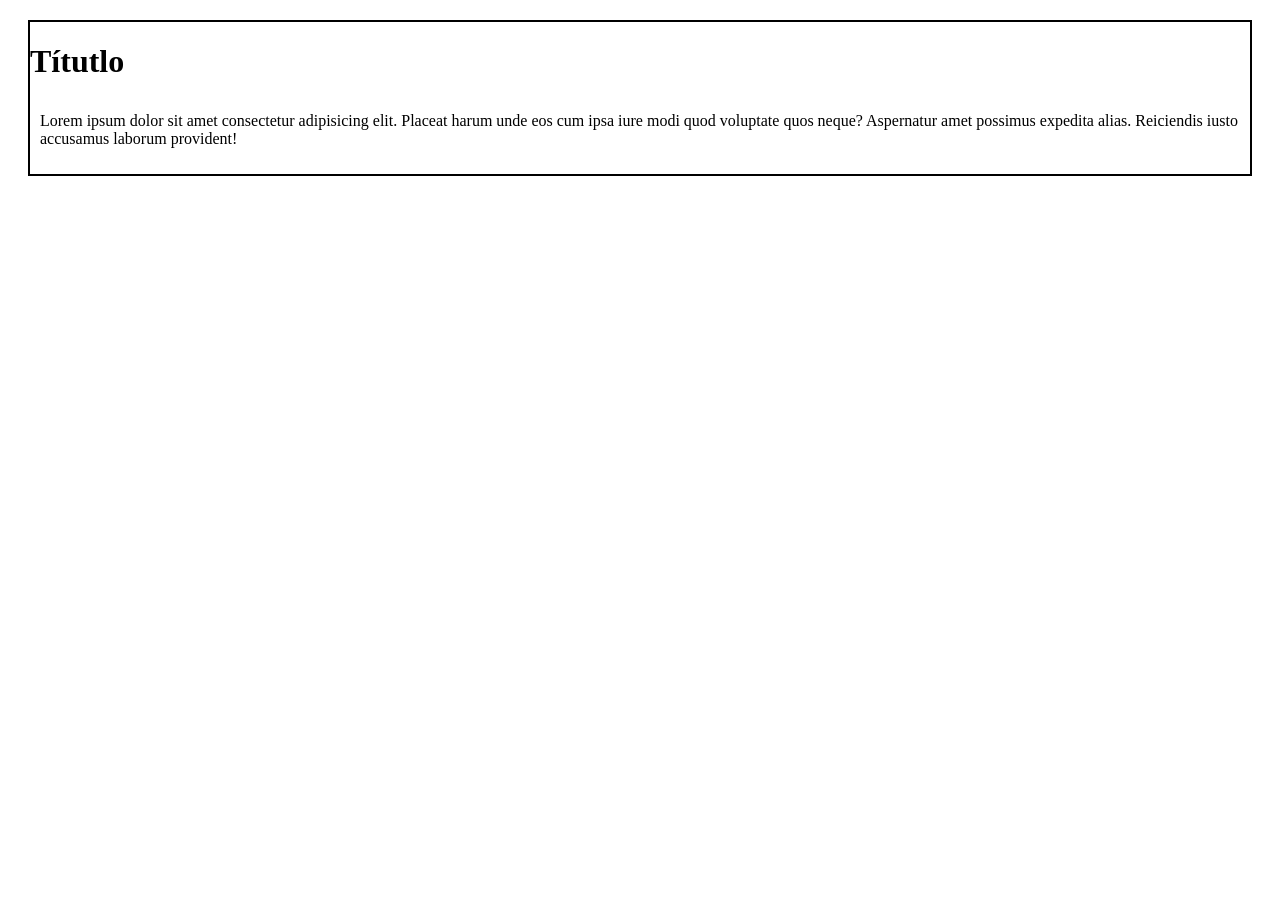
<file: css/bordas_margens/index.html>
<!DOCTYPE html>
<html lang="en">

<head>
	<meta charset="UTF-8">
	<meta name="viewport" content="width=device-width, initial-scale=1.0">
	<title>Bordas de Margens</title>

	<style>
		div {
			margin: 20px;
			border: 2px solid black;
		}

		div p {
			padding: 10px;
		}
	</style>
</head>

<body>
	<div>
		<h1>Títutlo</h1>

		<p>
			Lorem ipsum dolor sit amet consectetur adipisicing elit. Placeat harum unde eos cum ipsa iure modi quod
			voluptate quos neque? Aspernatur amet possimus expedita alias. Reiciendis iusto accusamus laborum provident!
		</p>
	</div>
</body>

</html>
</file>
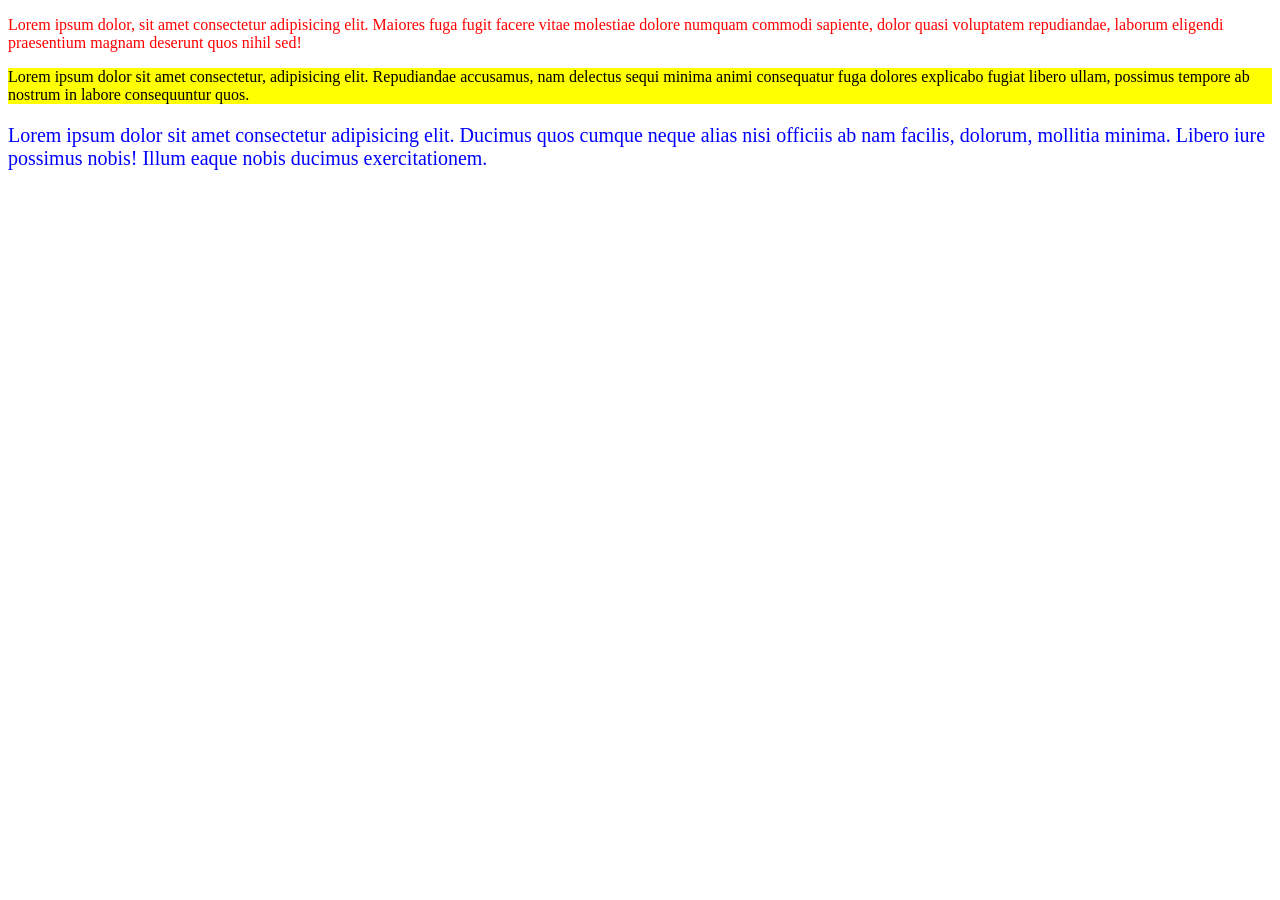
<file: css/estilizacao_textos/index.html>
<!DOCTYPE html>
<html lang="pt">

<head>
	<meta charset="UTF-8">
	<meta name="viewport" content="width=device-width, initial-scale=1.0">
	<title>Estilização de Textos</title>
</head>

<body>
	<p style="color: red;">
		Lorem ipsum dolor, sit amet consectetur adipisicing elit. Maiores fuga fugit facere vitae molestiae dolore
		numquam commodi sapiente, dolor quasi voluptatem repudiandae, laborum eligendi praesentium magnam deserunt quos
		nihil sed!
	</p>

	<p style="background-color: yellow;">
		Lorem ipsum dolor sit amet consectetur, adipisicing elit. Repudiandae accusamus, nam delectus sequi minima animi
		consequatur fuga dolores explicabo fugiat libero ullam, possimus tempore ab nostrum in labore consequuntur quos.
	</p>

	<p style="font-size: 20px; color: blue;">
		Lorem ipsum dolor sit amet consectetur adipisicing elit. Ducimus quos cumque neque alias nisi officiis ab nam
		facilis, dolorum, mollitia minima. Libero iure possimus nobis! Illum eaque nobis ducimus exercitationem.
	</p>
</body>

</html>
</file>
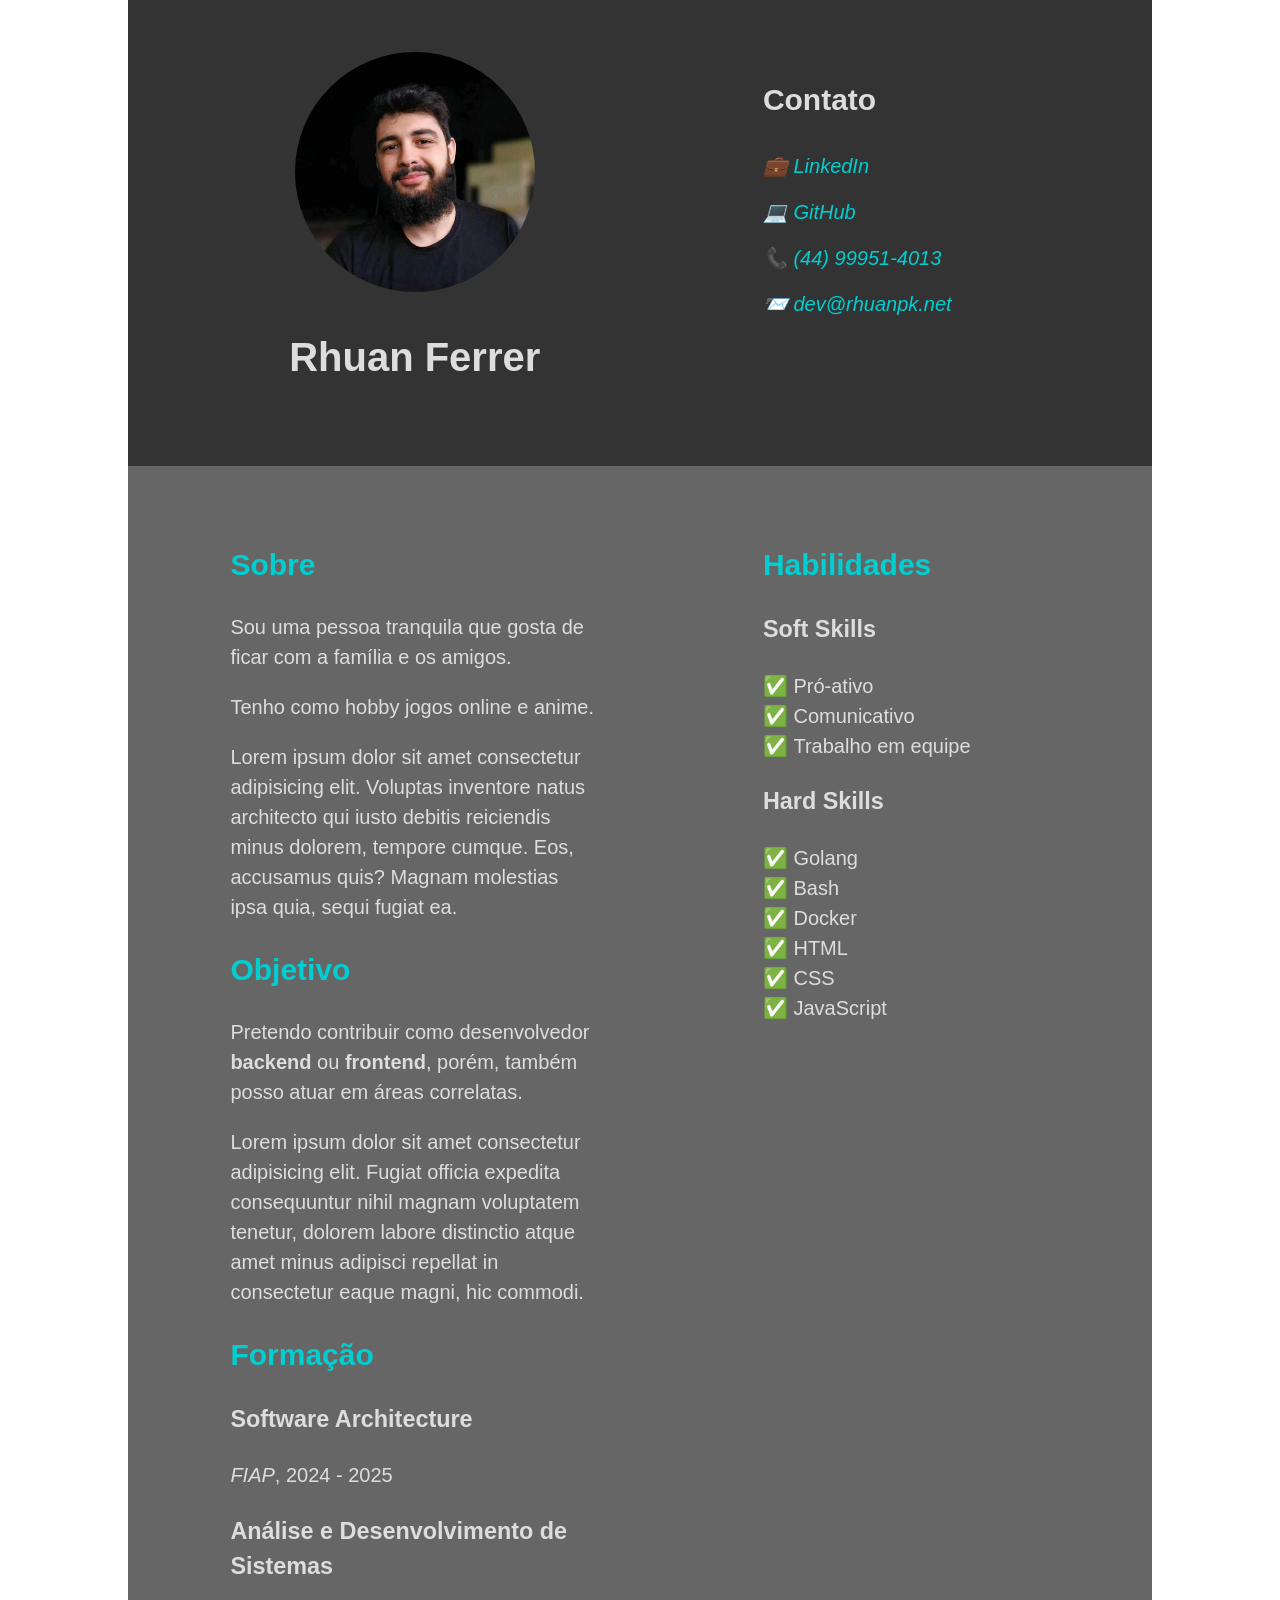
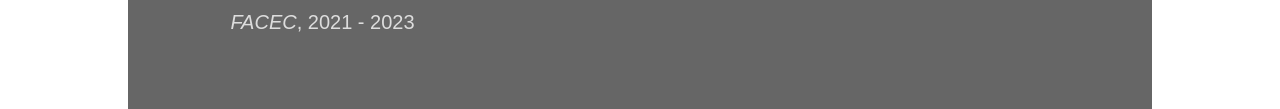
<file: dev/curriculo/index.html>
<!DOCTYPE html>
<html lang="pt">

<head>
	<meta charset="UTF-8">
	<meta name="viewport" content="width=device-width, initial-scale=1.0">
	<title>Rhuan Ferrer | Currículo</title>

	<link rel="stylesheet" href="css/style.css">
	<link rel="stylesheet" href="css/hero.css">
	<link rel="stylesheet" href="css/content.css">
</head>

<body>
	<!-- hero -->
	<header class="hero layout-container">
		<div class="hero__content layout-left">
			<img class="hero__img" src="assets/images/profile.png" alt="Rhuan Ferrer">
			<h1>Rhuan Ferrer</h1>
		</div>

		<!-- contact -->
		<section class="hero__contact layout-right">
			<h2>Contato</h2>
			<address>
				<ul>
					<li>&#128188; <a href="https://linkedin.com/in/rhuanpk" target="_blank">LinkedIn</a></li>
					<li>&#128187; <a href="https://github.com/rhuanpk" target="_blank">GitHub</a></li>
					<li>&#128222; <a href="tel:+5544999514013">(44) 99951-4013</a></li>
					<li>&#128232; <a href="mailto:dev@rhuanpk.net">dev@rhuanpk.net</a></li>
				</ul>
			</address>
		</section>
	</header>

	<!-- content -->
	<main class="layout-container">
		<div class="layout-left">
			<!-- about -->
			<section>
				<h2 class="content__subtitle">Sobre</h2>
				<p>Sou uma pessoa tranquila que gosta de ficar com a família e os amigos.</p>
				<p>Tenho como <span lang="en">hobby</span> jogos <span lang="en">online</span> e anime.</p>
				<p>
					Lorem ipsum dolor sit amet consectetur adipisicing elit. Voluptas inventore natus architecto qui
					iusto debitis reiciendis minus dolorem, tempore cumque. Eos, accusamus quis? Magnam molestias ipsa
					quia, sequi fugiat ea.
				</p>
			</section>

			<!-- objective -->
			<section>
				<h2 class="content__subtitle">Objetivo</h2>
				<p>
					Pretendo contribuir como desenvolvedor <strong>backend</strong> ou <strong>frontend</strong>, porém,
					também posso atuar em áreas correlatas.
				</p>
				<p>
					Lorem ipsum dolor sit amet consectetur adipisicing elit. Fugiat officia expedita consequuntur nihil
					magnam voluptatem tenetur, dolorem labore distinctio atque amet minus adipisci repellat in
					consectetur eaque magni, hic commodi.
				</p>
			</section>

			<!-- education -->
			<section>
				<h2 class="content__subtitle">Formação</h2>

				<h3 lang="en">Software Architecture</h3>
				<p><em>FIAP</em>, 2024 - 2025</p>

				<h3>Análise e Desenvolvimento de Sistemas</h3>
				<p><em>FACEC</em>, 2021 - 2023</p>
			</section>
		</div>

		<!-- skills -->
		<section class="layout-right">
			<h2 class="content__subtitle">Habilidades</h2>

			<h3 lang="en">Soft Skills</h3>
			<ul class="content__skills-list">
				<li>Pró-ativo</li>
				<li>Comunicativo</li>
				<li>Trabalho em equipe</li>
			</ul>

			<h3 lang="en">Hard Skills</h3>
			<ul class="content__skills-list">
				<li>Golang</li>
				<li>Bash</li>
				<li>Docker</li>
				<li>HTML</li>
				<li>CSS</li>
				<li>JavaScript</li>
			</ul>
		</section>
	</main>
</body>

</html>
</file>
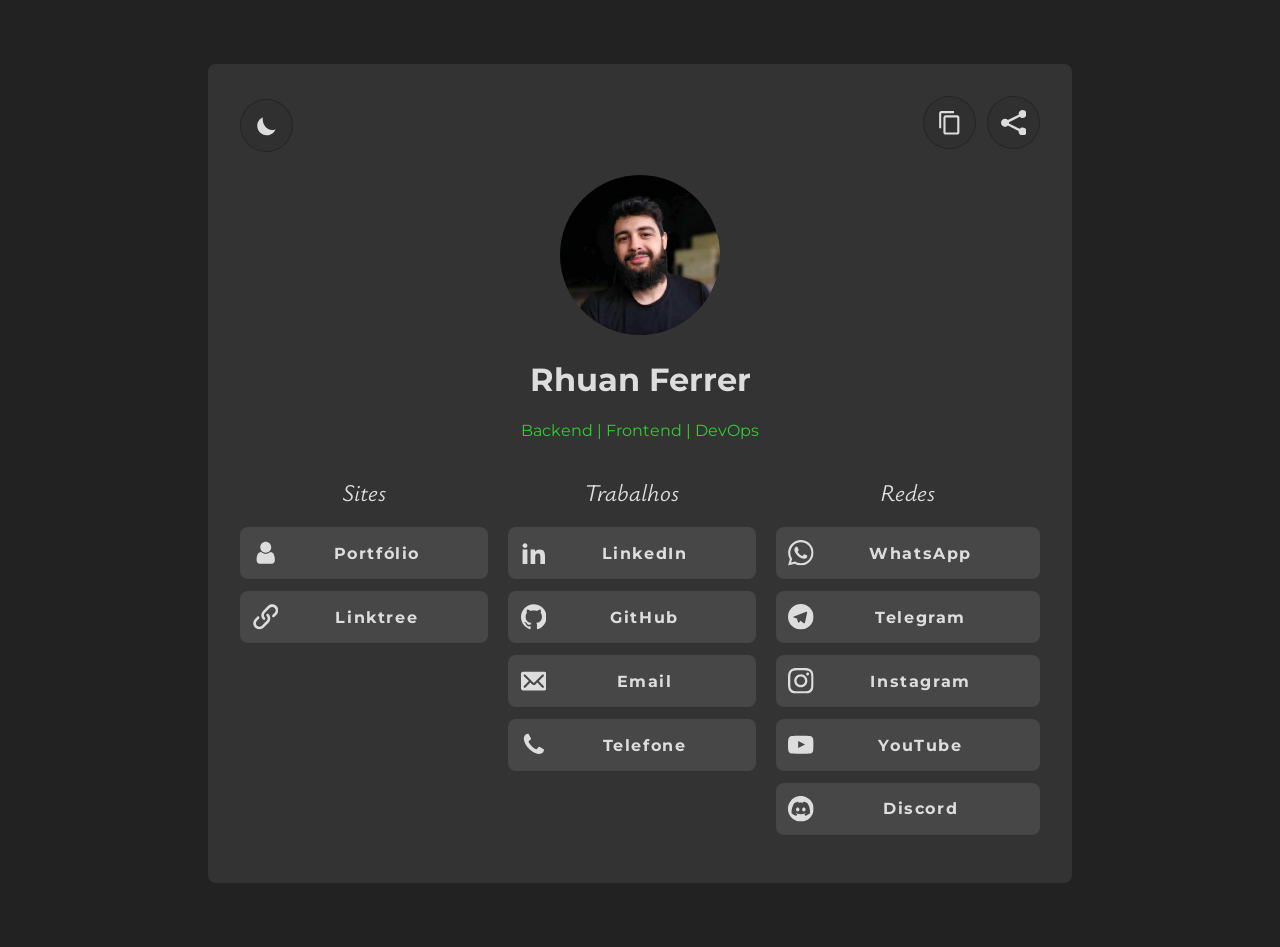
<file: dev/links_sociais/index.html>
<!DOCTYPE html>
<html lang="pt">

<head>
	<meta charset="UTF-8">
	<meta name="viewport" content="width=device-width, initial-scale=1.0">

	<link rel="icon" href="assets/icons/favicon.ico" type="image/x-icon">
	<title>Rhuan Ferrer | Social Links</title>

	<link rel="stylesheet" href="css/style.css">
	<link rel="stylesheet" href="css/header.css">
	<link rel="stylesheet" href="css/content.css">
	<link rel="stylesheet" href="assets/icons/style.css">

	<script src="js/script.js" defer></script>
</head>

<body class="dark">
	<main>
		<header>
			<div class="header__btns">
				<button id="btn-theme">
					<svg class="icon">
						<use xlink:href="assets/icons/icons.svg#moon"></use>
					</svg>
				</button>
				<div>
					<button>
						<svg class="icon">
							<use xlink:href="assets/icons/icons.svg#copy"></use>
						</svg>
					</button>
					<button>
						<svg class="icon">
							<use xlink:href="assets/icons/icons.svg#share"></use>
						</svg>
					</button>
				</div>
			</div>
			<img class="header__img" src="assets/images/profile.png" alt="Rhuan Ferrer">
			<h1>Rhuan Ferrer</h1>
			<p class="header__desc">
				<span lang="en">Backend</span> | <span lang="en">Frontend</span> | <span lang="en"></span>DevOps
			</p>
		</header>

		<article class="content">
			<section>
				<h2 class="content__sub">Sites</h2>
				<ul class="content__list">
					<li>
						<a class="content__link" href="https://www.rhuanpk.net" target="_blank"
							rel="noopener noreferrer">
							<svg class="icon">
								<use xlink:href="assets/icons/sites.svg#user"></use>
							</svg>
							<span class="content__text">Portfólio</span>
						</a>
					</li>
					<li>
						<a class="content__link" href="https://linktr.ee/rhuanpk" target="_blank"
							rel="noopener noreferrer">
							<svg class="icon">
								<use xlink:href="assets/icons/sites.svg#link"></use>
							</svg>
							<span class="content__text">Linktree</span>
						</a>
					</li>
				</ul>
			</section>

			<section>
				<h2 class="content__sub">Trabalhos</h2>
				<ul class="content__list">
					<li>
						<a class="content__link" href="https://www.linkedin.com/in/rhuanpk" target="_blank"
							rel="noopener noreferrer">
							<svg class="icon">
								<use xlink:href="assets/icons/trabalhos.svg#linkedin"></use>
							</svg>
							<span class="content__text">LinkedIn</span>
						</a>
					</li>
					<li>
						<a class="content__link" href="https://github.com/rhuanpk" target="_blank"
							rel="noopener noreferrer">
							<svg class="icon">
								<use xlink:href="assets/icons/trabalhos.svg#github"></use>
							</svg>
							<span class="content__text">GitHub</span>
						</a>
					</li>
					<li>
						<a class="content__link" href="mailto:me@rhuanpk.net">
							<svg class="icon">
								<use xlink:href="assets/icons/trabalhos.svg#email"></use>
							</svg>
							<span class="content__text">Email</span>
						</a>
					</li>
					<li>
						<a class="content__link" href="tel:+5544999514013">
							<svg class="icon">
								<use xlink:href="assets/icons/trabalhos.svg#phone"></use>
							</svg>
							<span class="content__text">Telefone</span>
						</a>
					</li>
				</ul>
			</section>

			<section>
				<h2 class="content__sub">Redes</h2>
				<ul class="content__list">
					<li>
						<a class="content__link" href="https://wa.me/5544999514013" target="_blank"
							rel="noopener noreferrer">
							<svg class="icon">
								<use xlink:href="assets/icons/redes.svg#whatsapp"></use>
							</svg>
							<span class="content__text">WhatsApp</span>
						</a>
					</li>
					<li>
						<a class="content__link" href="https://t.me/rhuanpk" target="_blank" rel="noopener noreferrer">
							<svg class="icon">
								<use xlink:href="assets/icons/redes.svg#telegram"></use>
							</svg>
							<span class="content__text">Telegram</span>
						</a>
					</li>
					<li>
						<a class="content__link" href="https://www.instagram.com/rhuanpk" target="_blank"
							rel="noopener noreferrer">
							<svg class="icon">
								<use xlink:href="assets/icons/redes.svg#instagram"></use>
							</svg>
							<span class="content__text">Instagram</span>
						</a>
					</li>
					<li>
						<a class="content__link" href="https://www.youtube.com/@rhuanpk" target="_blank"
							rel="noopener noreferrer">
							<svg class="icon">
								<use xlink:href="assets/icons/redes.svg#youtube"></use>
							</svg>
							<span class="content__text">YouTube</span>
						</a>
					</li>
					<li>
						<a class="content__link" href="https://discordapp.com/users/453780603540733952" target="_blank"
							rel="noopener noreferrer">
							<svg class="icon">
								<use xlink:href="assets/icons/redes.svg#discord"></use>
							</svg>
							<span class="content__text">Discord</span>
						</a>
					</li>
				</ul>
			</section>
		</article>
	</main>
</body>

</html>
</file>
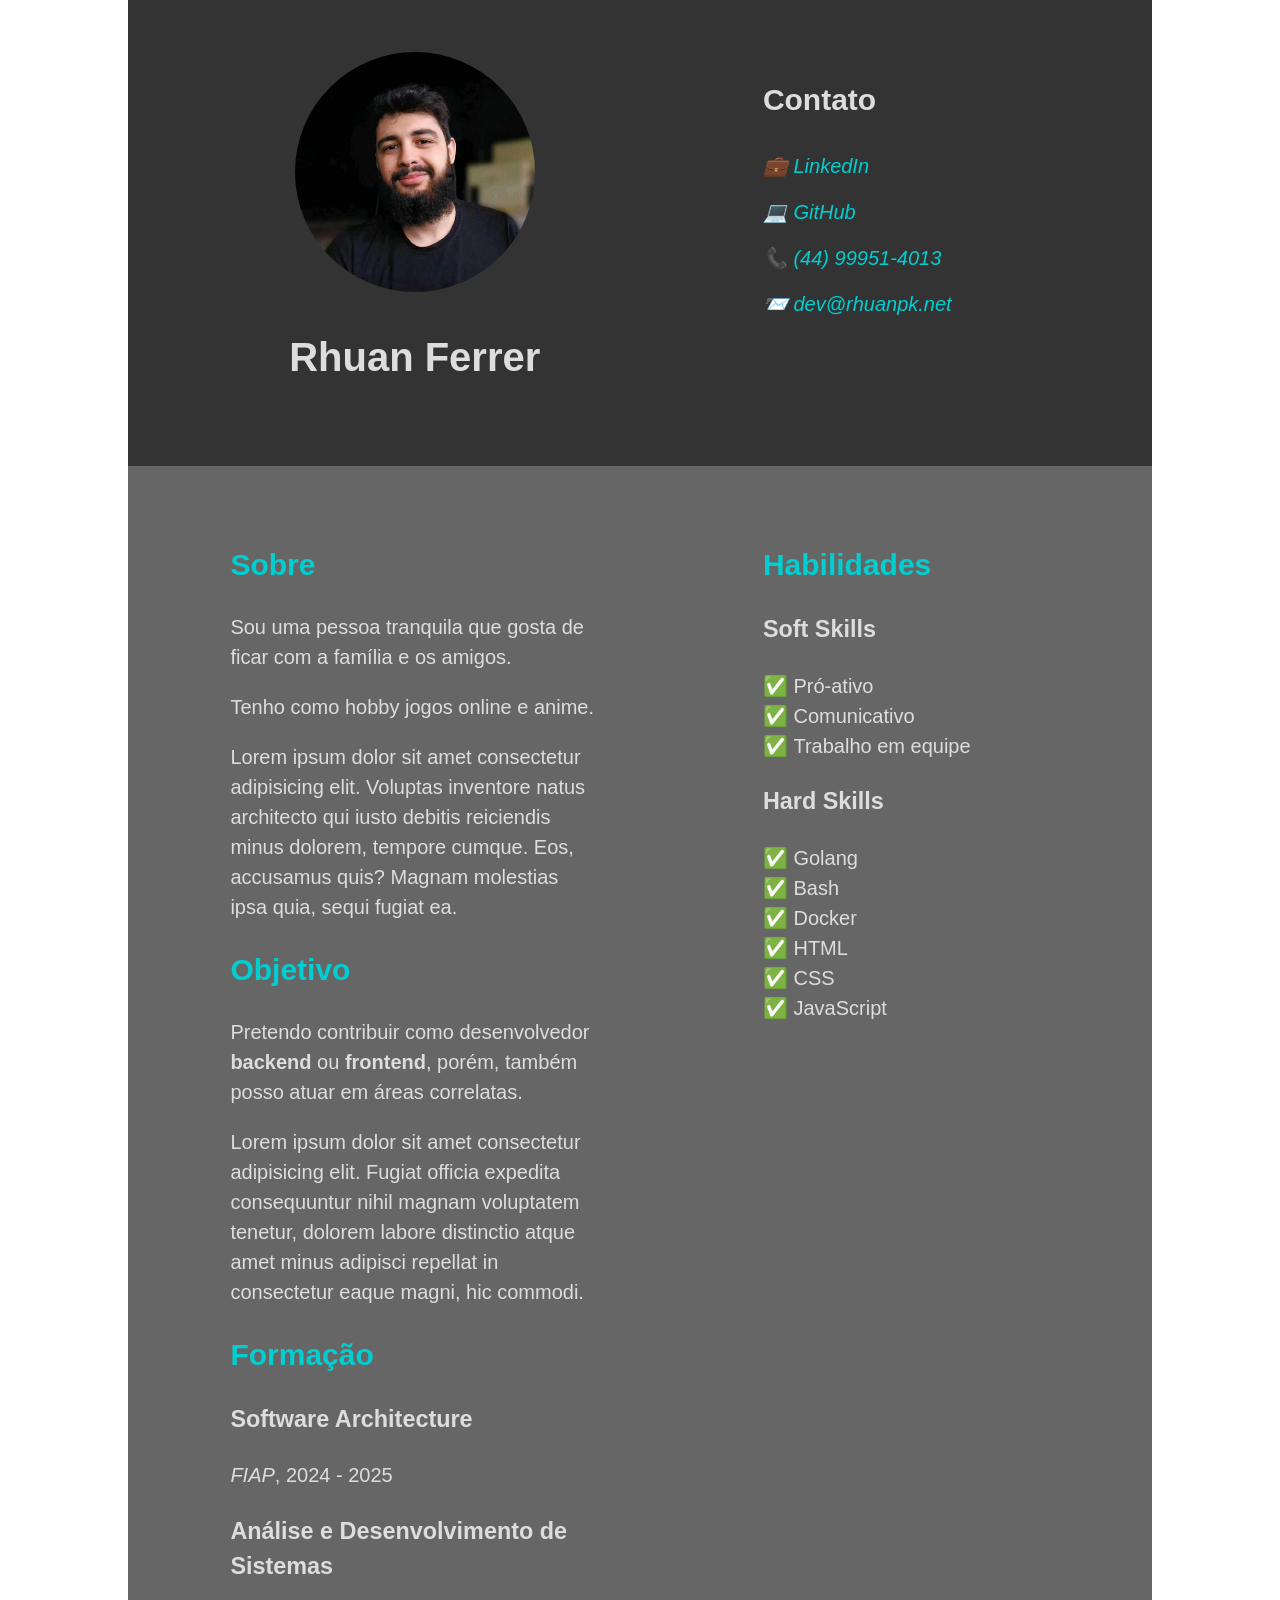
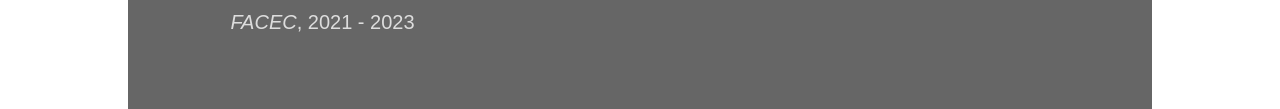
<file: trabs/curriculo/index.html>
<!DOCTYPE html>
<html lang="pt">

<head>
	<meta charset="UTF-8">
	<meta name="viewport" content="width=device-width, initial-scale=1.0">
	<title>Rhuan Ferrer | Currículo</title>

	<link rel="stylesheet" href="css/style.css">
	<link rel="stylesheet" href="css/hero.css">
	<link rel="stylesheet" href="css/content.css">
</head>

<body>
	<!-- hero -->
	<header class="hero layout-container">
		<div class="hero__content layout-left">
			<img class="hero__img" src="assets/images/profile.png" alt="Rhuan Ferrer">
			<h1>Rhuan Ferrer</h1>
		</div>

		<!-- contact -->
		<section class="hero__contact layout-right">
			<h2>Contato</h2>
			<address>
				<ul>
					<li>&#128188; <a href="https://linkedin.com/in/rhuanpk" target="_blank">LinkedIn</a></li>
					<li>&#128187; <a href="https://github.com/rhuanpk" target="_blank">GitHub</a></li>
					<li>&#128222; <a href="tel:+5544999514013">(44) 99951-4013</a></li>
					<li>&#128232; <a href="mailto:dev@rhuanpk.net">dev@rhuanpk.net</a></li>
				</ul>
			</address>
		</section>
	</header>

	<!-- content -->
	<main class="layout-container">
		<div class="layout-left">
			<!-- about -->
			<section>
				<h2 class="content__subtitle">Sobre</h2>
				<p>Sou uma pessoa tranquila que gosta de ficar com a família e os amigos.</p>
				<p>Tenho como <span lang="en">hobby</span> jogos <span lang="en">online</span> e anime.</p>
				<p>
					Lorem ipsum dolor sit amet consectetur adipisicing elit. Voluptas inventore natus architecto qui
					iusto debitis reiciendis minus dolorem, tempore cumque. Eos, accusamus quis? Magnam molestias ipsa
					quia, sequi fugiat ea.

				</p>
			</section>

			<!-- objective -->
			<section>
				<h2 class="content__subtitle">Objetivo</h2>
				<p>
					Pretendo contribuir como desenvolvedor <strong>backend</strong> ou <strong>frontend</strong>, porém,
					também posso atuar em áreas correlatas.
				</p>
				<p>
					Lorem ipsum dolor sit amet consectetur adipisicing elit. Fugiat officia expedita consequuntur nihil
					magnam voluptatem tenetur, dolorem labore distinctio atque amet minus adipisci repellat in
					consectetur eaque magni, hic commodi.
				</p>
			</section>

			<!-- education -->
			<section>
				<h2 class="content__subtitle">Formação</h2>

				<h3 lang="en">Software Architecture</h3>
				<p><em>FIAP</em>, 2024 - 2025</p>

				<h3>Análise e Desenvolvimento de Sistemas</h3>
				<p><em>FACEC</em>, 2021 - 2023</p>
			</section>
		</div>

		<!-- skills -->
		<section class="layout-right">
			<h2 class="content__subtitle">Habilidades</h2>

			<h3 lang="en">Soft Skills</h3>
			<ul class="content__skills-list">
				<li>Pró-ativo</li>
				<li>Comunicativo</li>
				<li>Trabalho em equipe</li>
			</ul>

			<h3 lang="en">Hard Skills</h3>
			<ul class="content__skills-list">
				<li>Golang</li>
				<li>Bash</li>
				<li>Docker</li>
				<li>HTML</li>
				<li>CSS</li>
				<li>JavaScript</li>
			</ul>
		</section>
	</main>
</body>

</html>
</file>
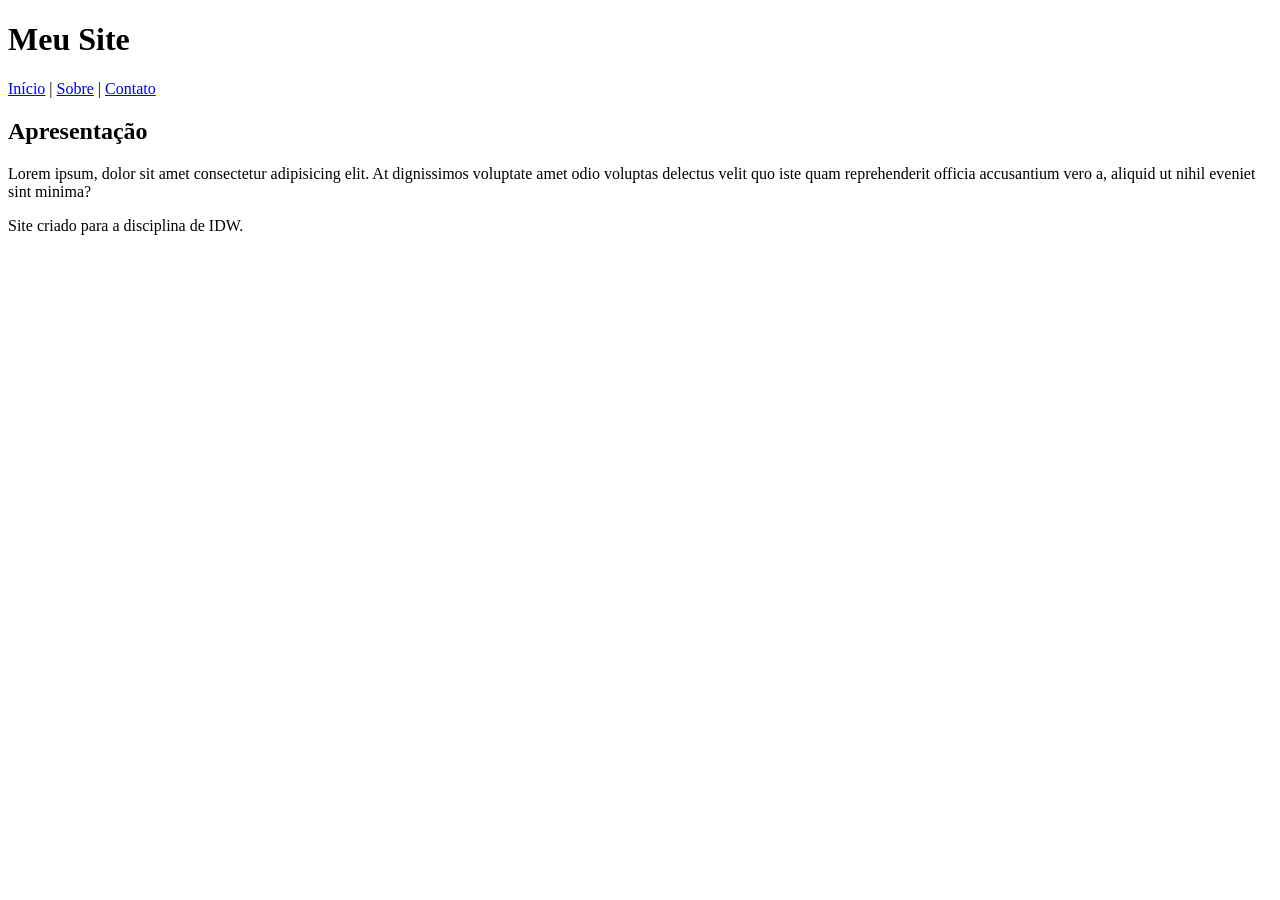
<file: html/estrutura_semantica.html>
<!DOCTYPE html>
<html lang="pt">

<head>
	<meta charset="UTF-8">
	<meta name="viewport" content="width=device-width, initial-scale=1.0">
	<title>Estrutura & Semântica</title>
</head>

<body>
	<header>
		<h1>Meu Site</h1>
	</header>

	<nav>
		<p>
			<a href="#">Início</a> |
			<a href="#">Sobre</a> |
			<a href="#">Contato</a>
		</p>
	</nav>

	<section>
		<h2>Apresentação</h2>

		<p>
			Lorem ipsum, dolor sit amet consectetur adipisicing elit. At dignissimos voluptate amet odio voluptas
			delectus velit quo iste quam reprehenderit officia accusantium vero a, aliquid ut nihil eveniet sint minima?
		</p>
	</section>

	<footer>Site criado para a disciplina de IDW.</footer>
</body>

</html>
</file>
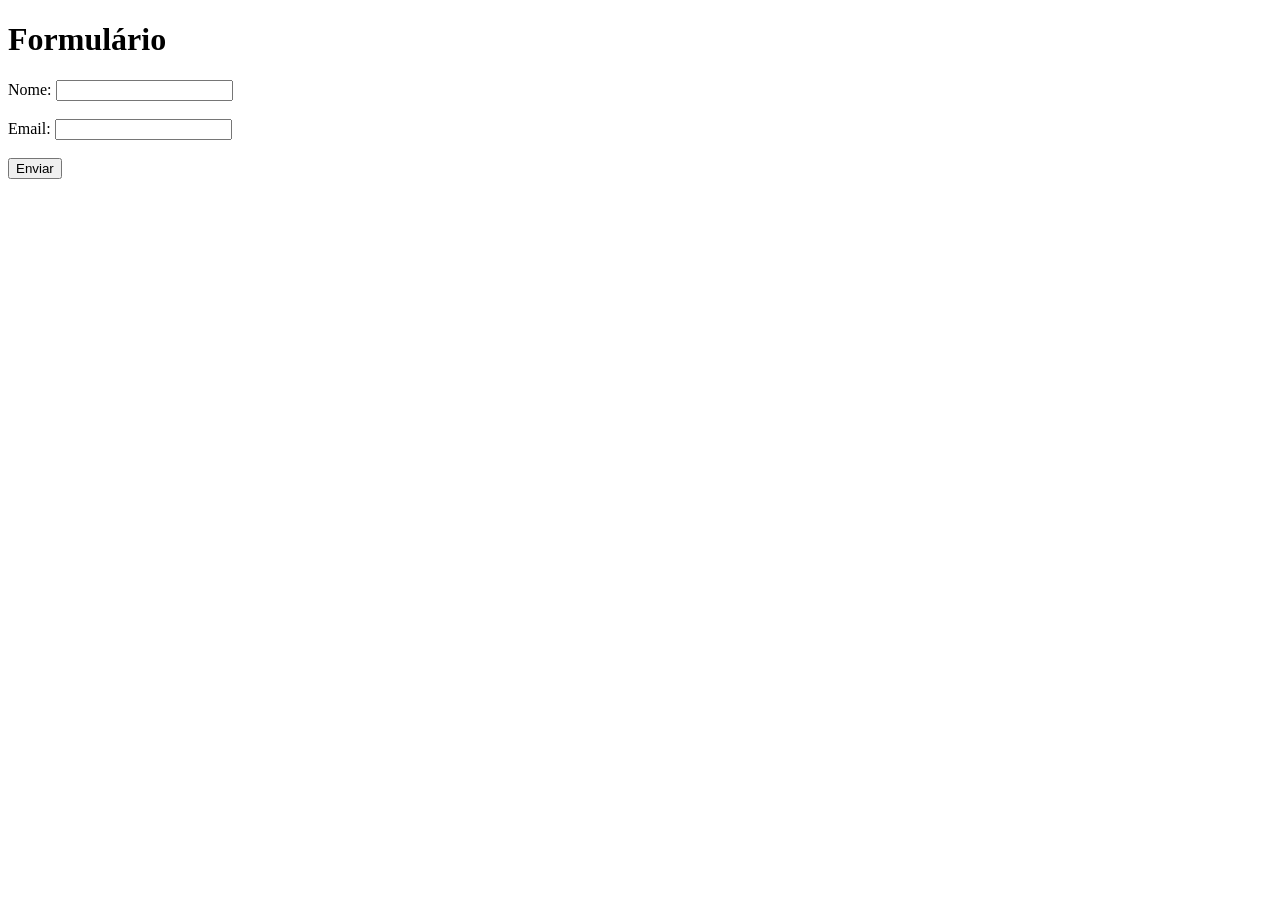
<file: html/formulario_simples.html>
<!DOCTYPE html>
<html lang="pt">

<head>
	<meta charset="UTF-8">
	<meta name="viewport" content="width=device-width, initial-scale=1.0">
	<title>Formulário Simples</title>
</head>

<body>
	<h1>Formulário</h1>

	<form>
		<label for="nome">Nome:</label>
		<input id="nome" type="text" required><br><br>

		<label for="email">Email:</label>
		<input id="email" type="email" required><br><br>

		<input type="submit" value="Enviar">
	</form>
</body>

</html>
</file>
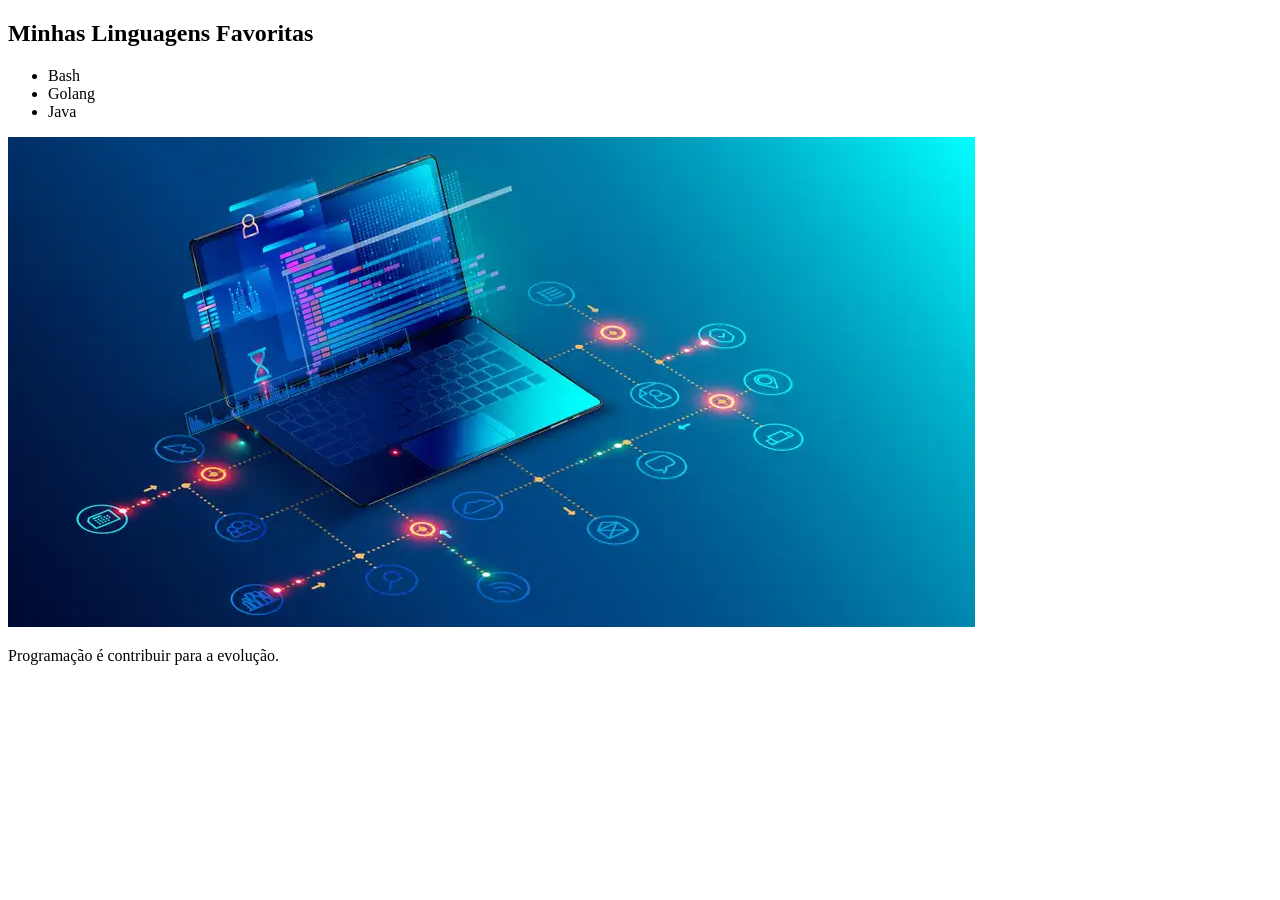
<file: html/listas_imagens.html>
<!DOCTYPE html>
<html lang="pt">

<head>
	<meta charset="UTF-8">
	<meta name="viewport" content="width=device-width, initial-scale=1.0">
	<title>Listas & Imagens</title>
</head>

<body>
	<h2>Minhas Linguagens Favoritas</h2>

	<ul>
		<li>Bash</li>
		<li>Golang</li>
		<li>Java</li>
	</ul>

	<img src="imagens/programacao.jpg" alt="">

	<p>
		Programação é contribuir para a evolução.
	</p>
</body>

</html>
</file>
<file: dev/curriculo/css/style.css>
:root {
	--primary-color: #ddd;
	--accent-color: darkturquoise;
	--background-color: #333;
	--padding-section: 52px 10%;
}

body {
	color: var(--primary-color);
	font-family: sans-serif;
	font-size: 125%;
	line-height: 1.5;

	width: 80%;
	margin: auto;
}

.layout-container {
	overflow: auto;
}

.layout-left {
	width: 45%;
	float: left;
}

.layout-right {
	margin-left: 65%;

	/* width: 35%; */
	/* float: right; */
}
</file>
<file: dev/curriculo/css/hero.css>
.hero {
	background-color: var(--background-color);
	padding: var(--padding-section);
}

.hero__content {
	text-align: center;
}

.hero__img {
	border-radius: 50%;
	width: 240px;
}

.hero__contact>address>ul {
	list-style-type: none;
	padding-left: 0;

	& li {
		margin: 8px 0;
	}
}

.hero__contact>address>ul a {
	color: var(--accent-color);
	text-decoration: none;

	display: inline-block;
	/* padding: 4px 4px 4px 0; */
	padding: 4px;
	padding-left: 0;

	&:hover {
		text-decoration: underline;
	}
}
</file>
<file: dev/curriculo/css/content.css>
main {
	background-color: color-mix(in srgb, var(--background-color), white 25%);
	padding: var(--padding-section);
}

.content__subtitle {
	color: var(--accent-color);

	/* background-color: rgb(0 0 0 / .10); */
	/* color: var(--accent-color); */
	/* box-shadow: 0 0 16px 12px rgb(0 0 0 / .10); */
	/* border-radius: 16px; */
	/* padding: 4px 12px; */

	/* background-color: rgb(0 0 0 / .25); */
	/* color: var(--accent-color); */
	/* padding: 4px 12px; */
	/* border-bottom: 2px solid var(--accent-color); */
}

.content__skills-list {
	list-style: '\2705\0020' inside;
	padding-left: 0;
}
</file>
<file: dev/links_sociais/css/style.css>
@import url('https://fonts.googleapis.com/css2?family=Montserrat&display=swap');
@import url('https://fonts.googleapis.com/css2?family=Ysabeau+Infant&display=swap');

:root {
	--font-size-icon: 1.6em;
	--border-radius: 8px;
}

:root:has(.dark) {
	--primary-color: #333;
	--primary-color-dark: #222;
	--primary-color-light: #ddd;
	--accent-color: limegreen;
}

:root:has(.light) {
	--primary-color: #ccc;
	--primary-color-dark: #ddd;
	--primary-color-light: #333;
	--accent-color: forestgreen;
}

body {
	background-color: var(--primary-color-dark);
	color: var(--primary-color-light);
	font-family: 'Montserrat', sans-serif;
	text-align: center;

	transition-property: background-color, color;
	transition-duration: 500ms;

	/* display: flex; */
	/* justify-content: center; */
	/* align-items: center; */
}

main {
	background-color: var(--primary-color);
	border-radius: var(--border-radius);

	max-width: 400px;
	width: 60%;
	margin: 4em auto;
	padding: 2em;
}

.icon {
	font-size: var(--font-size-icon);
}

@media (width > 48em) {
	main {
		max-width: 800px;
		width: 75%;
	}
}
</file>
<file: dev/links_sociais/css/header.css>
.header__btns {
	margin-bottom: 1.2em;

	display: flex;
	justify-content: space-between;
	align-items: center;
}

.header__btns>div>* {
	margin: 0 0 .4em .4em;
}

.header__btns button {
	--background-color: rgb(0 0 0 / .05);
	--background-color-dark: rgb(0 0 0 / .25);

	background-color: var(--background-color);
	border: 1px solid var(--background-color-dark);
	font-size: 1em;
	border-radius: 50%;
	cursor: pointer;

	padding: .8em;
	transition: background-color, 250ms;

	&:hover {
		background-color: var(--background-color-dark);
	}
}

.header__btns button .icon {
	fill: var(--primary-color-light);
	vertical-align: middle;
}

.header__img {
	border-radius: 50%;
	width: 10em;
}

.header__desc {
	color: var(--accent-color);
}
</file>
<file: dev/links_sociais/css/content.css>
.content {
	display: flex;
	flex-direction: column;
}

.content__sub {
	font-family: 'Ysabeau Infant', sans-serif;
	font-weight: normal;
	font-style: italic;
}

.content__list {
	list-style-type: none;
	padding-left: 0;

	&>li:not(:first-child) {
		margin-top: .8em;
	}
}

.content__link {
	--padding: .8em;

	background-color: color-mix(in srgb, var(--primary-color), white 10%);
	color: inherit;
	font-weight: bold;
	text-decoration: none;
	letter-spacing: .1em;
	border-radius: var(--border-radius);

	padding: var(--padding);
	display: flex;
	align-items: center;

	transform: scale(100%);
	transition-property: background-color, transform;
	transition-duration: 250ms;

	&:hover {
		background-color: var(--primary-color-dark);
		color: var(--accent-color);
		font-weight: normal;

		transform: scale(105%);
	}
}

.content__text {
	margin: auto;
}

@media (width > 48em) {
	.content {
		flex-direction: row;
		gap: 20px;

		&>* {
			flex-grow: 1;
		}
	}
}
</file>
<file: dev/links_sociais/assets/icons/style.css>
.icon {
	display: inline-block;
	width: 1em;
	height: 1em;
	stroke-width: 0;
	stroke: currentColor;
	fill: currentColor;
}
</file>
<file: trabs/curriculo/css/style.css>
:root {
	--primary-color: #ddd;
	--accent-color: darkturquoise;
	--background-color: #333;
	--padding-section: 52px 10%;
}

body {
	color: var(--primary-color);
	font-family: sans-serif;
	font-size: 125%;
	line-height: 1.5;

	width: 80%;
	margin: auto;
}

.layout-container {
	overflow: auto;
}

.layout-left {
	width: 45%;
	float: left;
}

.layout-right {
	margin-left: 65%;

	/* width: 35%; */
	/* float: right; */
}
</file>
<file: trabs/curriculo/css/hero.css>
.hero {
	background-color: var(--background-color);
	padding: var(--padding-section);
}

.hero__content {
	text-align: center;
}

.hero__img {
	border-radius: 50%;
	width: 240px;
}

.hero__contact>address>ul {
	list-style-type: none;
	padding-left: 0;

	& li {
		margin: 8px 0;
	}
}

.hero__contact>address>ul a {
	color: var(--accent-color);
	text-decoration: none;

	display: inline-block;
	/* padding: 4px 4px 4px 0; */
	padding: 4px;
	padding-left: 0;

	&:hover {
		text-decoration: underline;
	}
}
</file>
<file: trabs/curriculo/css/content.css>
main {
	background-color: color-mix(in srgb, var(--background-color), white 25%);
	padding: var(--padding-section);
}

.content__subtitle {
	color: var(--accent-color);

	/* background-color: rgb(0 0 0 / .10); */
	/* color: var(--accent-color); */
	/* box-shadow: 0 0 16px 12px rgb(0 0 0 / .10); */
	/* border-radius: 16px; */
	/* padding: 4px 12px; */

	/* background-color: rgb(0 0 0 / .25); */
	/* color: var(--accent-color); */
	/* padding: 4px 12px; */
	/* border-bottom: 2px solid var(--accent-color); */
}

.content__skills-list {
	list-style: '\2705\0020' inside;
	padding-left: 0;
}
</file>
